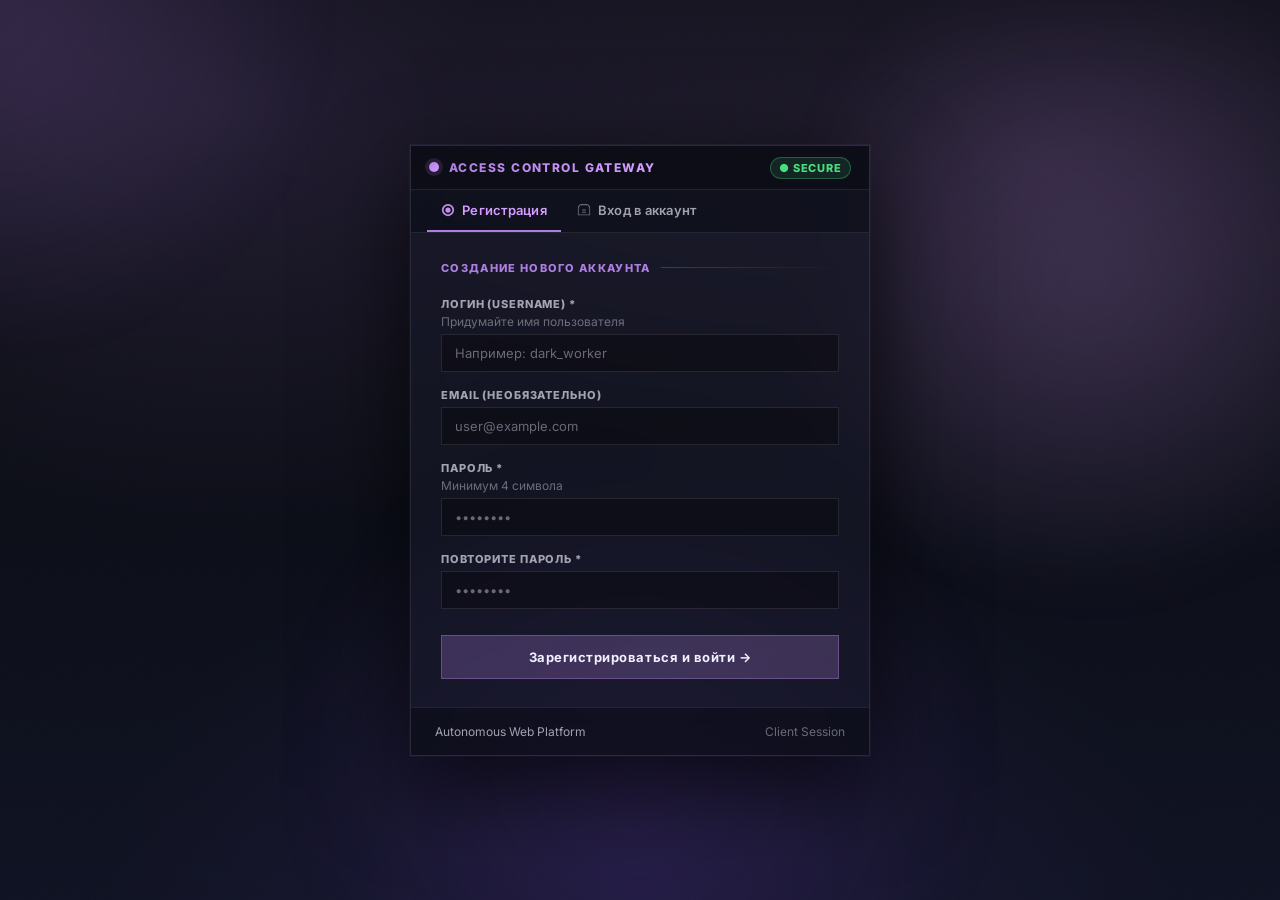
<file: templates/login.html>
<!DOCTYPE html>
<html lang="ru">
<head>
    <meta charset="UTF-8">
    <meta name="viewport" content="width=device-width, initial-scale=1.0">
    <title>Вход и Регистрация — Control Panel</title>
    <meta name="theme-color" content="#AE7FE2">
    <link rel="preconnect" href="https://fonts.googleapis.com">
    <link rel="preconnect" href="https://fonts.gstatic.com" crossorigin>
    <link href="https://fonts.googleapis.com/css2?family=Inter:wght@300;400;600;700;800;900&display=swap" rel="stylesheet">
    <link rel="stylesheet" href="/static/style.css">
    <style>
        .auth-container {
            width: min(460px, 94vw);
        }
    </style>
</head>
<body>

    <div class="blob b1"></div>
    <div class="blob b2"></div>
    <div class="blob b3"></div>

    <div class="app-wrapper">
        <div class="app auth-container">

            <!-- Titlebar -->
            <div class="titlebar">
                <div class="titlebar-left">
                    <div class="title-dot"></div>
                    <span class="titlebar-name">Access Control Gateway</span>
                </div>
                <div>
                    <span class="kb-badge online">● SECURE</span>
                </div>
            </div>

            <!-- Menustrip Tabs -->
            <div class="menustrip">
                <div id="tab-nav-register" class="menu-item active" onclick="switchAuthTab('register')">
                    <svg width="14" height="14" viewBox="0 0 16 16" fill="currentColor"><path d="M8 1a7 7 0 1 0 0 14A7 7 0 0 0 8 1zm0 2a5 5 0 1 1 0 10A5 5 0 0 1 8 3zm0 2a3 3 0 1 0 0 6 3 3 0 0 0 0-6z" opacity=".9"/></svg>
                    Регистрация
                </div>
                <div id="tab-nav-login" class="menu-item" onclick="switchAuthTab('login')">
                    <svg width="14" height="14" viewBox="0 0 16 16" fill="currentColor"><path d="M4 1h8l3 3v10H1V4L4 1zm0 1.5L2 5v8h12V5l-2-2.5H4zm2 5h4v1H6V7.5zm0 2.5h4v1H6V10z" opacity=".9"/></svg>
                    Вход в аккаунт
                </div>
            </div>

            <!-- Content Area -->
            <div class="content">

                <!-- TAB: REGISTRATION -->
                <div id="auth-register-block">
                    <div class="section-title">Создание нового аккаунта</div>

                    <form onsubmit="handleRegister(event)">
                        <div class="field">
                            <span class="field-label">Логин (Username) *</span>
                            <span class="field-helper">Придумайте имя пользователя</span>
                            <input type="text" id="reg-login" class="field-input" placeholder="Например: dark_worker" required>
                        </div>

                        <div class="field">
                            <span class="field-label">Email (необязательно)</span>
                            <input type="email" id="reg-email" class="field-input" placeholder="user@example.com">
                        </div>

                        <div class="field">
                            <span class="field-label">Пароль *</span>
                            <span class="field-helper">Минимум 4 символа</span>
                            <input type="password" id="reg-password" class="field-input" placeholder="••••••••" required>
                        </div>

                        <div class="field">
                            <span class="field-label">Повторите пароль *</span>
                            <input type="password" id="reg-password-confirm" class="field-input" placeholder="••••••••" required>
                        </div>

                        <button type="submit" id="btn-reg-submit" class="build-btn" style="width: 100%; margin-top: 10px; padding: 13px;">
                            Зарегистрироваться и войти →
                        </button>
                    </form>
                </div>

                <!-- TAB: LOGIN -->
                <div id="auth-login-block" style="display: none;">
                    <div class="section-title">Вход в панель управления</div>

                    <form onsubmit="handleLogin(event)">
                        <div class="field">
                            <span class="field-label">Логин *</span>
                            <input type="text" id="login-identifier" class="field-input" placeholder="Ваш логин" required>
                        </div>

                        <div class="field">
                            <span class="field-label">Пароль *</span>
                            <input type="password" id="login-password" class="field-input" placeholder="••••••••" required>
                        </div>

                        <button type="submit" id="btn-login-submit" class="build-btn" style="width: 100%; margin-top: 10px; padding: 13px;">
                            Войти в аккаунт →
                        </button>
                    </form>
                </div>

            </div>

            <!-- Footer -->
            <div class="footer">
                <div>Autonomous Web Platform</div>
                <div style="color: var(--dim);">Client Session</div>
            </div>

        </div>
    </div>

    <div class="toast" id="toast">Уведомление</div>

    <script src="/static/app.js"></script>
    <script>
        function switchAuthTab(tab) {
            const regBlock = document.getElementById('auth-register-block');
            const loginBlock = document.getElementById('auth-login-block');
            const regNav = document.getElementById('tab-nav-register');
            const loginNav = document.getElementById('tab-nav-login');

            if (tab === 'register') {
                regBlock.style.display = 'block';
                loginBlock.style.display = 'none';
                regNav.classList.add('active');
                loginNav.classList.remove('active');
            } else {
                regBlock.style.display = 'none';
                loginBlock.style.display = 'block';
                regNav.classList.remove('active');
                loginNav.classList.add('active');
            }
        }

        async function handleRegister(e) {
            e.preventDefault();
            const login = document.getElementById('reg-login').value.trim();
            const email = document.getElementById('reg-email').value.trim();
            const password = document.getElementById('reg-password').value;
            const confirm = document.getElementById('reg-password-confirm').value;

            if (!login) {
                showToast('Укажите желаемый логин!', 'warning');
                return;
            }
            if (password !== confirm) {
                showToast('Введенные пароли не совпадают!', 'error');
                return;
            }
            if (password.length < 4) {
                showToast('Пароль должен быть не менее 4 символов!', 'warning');
                return;
            }

            const btn = document.getElementById('btn-reg-submit');
            btn.innerHTML = '⏳ Регистрация...';
            btn.disabled = true;

            try {
                const res = await fetch('/api/auth/register', {
                    method: 'POST',
                    headers: { 'Content-Type': 'application/json' },
                    body: JSON.stringify({ login: login, email: email, password: password })
                });
                const data = await res.json();
                if (data.ok) {
                    showToast('Регистрация успешна! Вход...', 'success');
                    setTimeout(() => { window.location.href = data.redirect || '/dashboard'; }, 700);
                } else {
                    showToast(data.detail || 'Ошибка регистрации', 'error');
                }
            } catch (err) {
                showToast('Ошибка сети: ' + err.message, 'error');
            } finally {
                btn.innerHTML = 'Зарегистрироваться и войти →';
                btn.disabled = false;
            }
        }

        async function handleLogin(e) {
            e.preventDefault();
            const login = document.getElementById('login-identifier').value.trim();
            const password = document.getElementById('login-password').value;

            if (!login || !password) {
                showToast('Заполните логин и пароль!', 'warning');
                return;
            }

            const btn = document.getElementById('btn-login-submit');
            btn.innerHTML = '⏳ Вход...';
            btn.disabled = true;

            try {
                const res = await fetch('/api/auth/login', {
                    method: 'POST',
                    headers: { 'Content-Type': 'application/json' },
                    body: JSON.stringify({ login: login, password: password })
                });
                const data = await res.json();
                if (data.ok) {
                    showToast('Вход выполнен! Загрузка...', 'success');
                    setTimeout(() => { window.location.href = data.redirect || '/dashboard'; }, 700);
                } else {
                    showToast(data.detail || 'Неверный логин или пароль', 'error');
                }
            } catch (err) {
                showToast('Ошибка сети: ' + err.message, 'error');
            } finally {
                btn.innerHTML = 'Войти в аккаунт →';
                btn.disabled = false;
            }
        }
    </script>
</body>
</html>
</file>
<file: static/style.css>
:root {
    --p1: #AE7FE2;
    --p2: #D59DFF;
    --bg0: #080A10;
    --bg1: #0B0D14;
    --bg2: #101323;
    --panel: rgba(18, 20, 36, .62);
    --panel-hover: rgba(26, 29, 52, .75);
    --text: #F2F0FF;
    --muted: rgba(242, 240, 255, .65);
    --dim: rgba(242, 240, 255, .40);
    --border: rgba(255, 255, 255, .09);
    --border-accent: rgba(213, 157, 255, .28);
    --shadow: 0 30px 85px rgba(0,0,0,.65);
    --green: #4ADE80;
    --red: #F87171;
    --gold: #FBBF24;
}

* { box-sizing: border-box; margin: 0; padding: 0; }

html, body {
    height: 100%;
    font-family: Inter, "Segoe UI", system-ui, -apple-system, sans-serif;
    color: var(--text);
    background:
        radial-gradient(1100px 700px at 18% 12%, rgba(174,127,226,.16) 0%, transparent 60%),
        radial-gradient(1000px 680px at 82% 18%, rgba(213,157,255,.14) 0%, transparent 62%),
        radial-gradient(900px 650px at 50% 100%, rgba(125,75,214,.12) 0%, transparent 60%),
        linear-gradient(180deg, var(--bg0) 0%, var(--bg1) 40%, var(--bg2) 100%);
    min-height: 100vh;
    overflow-x: hidden;
}

body::before {
    content: "";
    position: fixed;
    inset: 0;
    pointer-events: none;
    background-image: url("data:image/svg+xml,%3Csvg xmlns='http://www.w3.org/2000/svg' width='300' height='300'%3E%3Cfilter id='n'%3E%3CfeTurbulence type='fractalNoise' baseFrequency='.6' numOctaves='2' stitchTiles='stitch'/%3E%3C/filter%3E%3Crect width='300' height='300' filter='url(%23n)' opacity='.18'/%3E%3C/svg%3E");
    mix-blend-mode: overlay;
    opacity: .12;
    z-index: 0;
}

.blob {
    position: fixed;
    width: 520px;
    aspect-ratio: 1/1;
    filter: blur(40px);
    opacity: .22;
    z-index: 0;
    pointer-events: none;
    animation: drift 16s ease-in-out infinite;
}

.b1 { left: -160px; top: -160px; background: radial-gradient(circle at 30% 35%, rgba(174,127,226,.9), transparent 64%); }
.b2 { right: -180px; top: 30px; width: 620px; opacity: .18; background: radial-gradient(circle at 40% 40%, rgba(213,157,255,.9), transparent 62%); animation-duration: 18s; }
.b3 { left: 50%; bottom: -260px; width: 720px; opacity: .16; transform: translateX(-50%); background: radial-gradient(circle at 50% 45%, rgba(125,75,214,.85), transparent 66%); animation-duration: 20s; }

@keyframes drift {
    0%, 100% { transform: translate3d(0,0,0) scale(1); }
    50%       { transform: translate3d(22px,-18px,0) scale(1.03); }
}

a {
    color: var(--p2);
    text-decoration: none;
    transition: color .18s;
}

a:hover { color: #fff; }

.app-wrapper {
    position: relative;
    z-index: 1;
    display: flex;
    justify-content: center;
    align-items: center;
    min-height: 100vh;
    padding: 30px 16px;
}

.app {
    position: relative;
    z-index: 1;
    width: min(980px, 96vw);
    background: var(--panel);
    border: 1px solid var(--border);
    backdrop-filter: blur(18px);
    -webkit-backdrop-filter: blur(18px);
    box-shadow: var(--shadow), 0 0 0 1px rgba(174,127,226,.08);
    overflow: hidden;
}

.titlebar {
    display: flex;
    align-items: center;
    justify-content: space-between;
    padding: 10px 18px;
    background: rgba(8, 10, 16, .65);
    border-bottom: 1px solid var(--border);
}

.titlebar-left {
    display: flex;
    align-items: center;
    gap: 10px;
}

.title-dot {
    width: 10px;
    height: 10px;
    border-radius: 999px;
    background: linear-gradient(135deg, var(--p1), var(--p2));
    box-shadow: 0 0 0 4px rgba(174,127,226,.14);
    flex-shrink: 0;
}

.titlebar-name {
    font-size: 12px;
    font-weight: 800;
    letter-spacing: .12em;
    text-transform: uppercase;
    background: linear-gradient(90deg, var(--p1), var(--p2));
    -webkit-background-clip: text;
    background-clip: text;
    color: transparent;
}

.menustrip {
    display: flex;
    align-items: center;
    padding: 0 16px;
    gap: 2px;
    background: rgba(11, 13, 20, .45);
    border-bottom: 1px solid var(--border);
    overflow-x: auto;
}

.menu-item {
    display: flex;
    align-items: center;
    gap: 7px;
    padding: 12px 14px;
    font-size: 13px;
    font-weight: 600;
    color: var(--muted);
    cursor: pointer;
    border-bottom: 2px solid transparent;
    transition: color .18s, border-color .18s;
    letter-spacing: .02em;
    white-space: nowrap;
}

.menu-item:hover { color: var(--text); }

.menu-item.active {
    color: var(--p2);
    border-bottom-color: var(--p1);
}

.menu-item svg { opacity: .7; flex-shrink: 0; }
.menu-item.active svg { opacity: 1; }

.content {
    padding: 28px 30px;
    background: rgba(255,255,255,.012);
}

.section-title {
    font-size: 11px;
    font-weight: 800;
    letter-spacing: .12em;
    text-transform: uppercase;
    color: var(--p1);
    margin-bottom: 22px;
    display: flex;
    align-items: center;
    gap: 10px;
}

.section-title::after {
    content: "";
    flex: 1;
    height: 1px;
    background: linear-gradient(90deg, rgba(174,127,226,.3), transparent);
}

.field { display: flex; flex-direction: column; gap: 5px; margin-bottom: 16px; }

.field-label {
    font-size: 11px;
    font-weight: 800;
    letter-spacing: .08em;
    text-transform: uppercase;
    color: var(--muted);
}

.field-helper {
    font-size: 12px;
    color: var(--dim);
    margin-top: -2px;
}

.field-input {
    width: 100%;
    padding: 10px 13px;
    background: rgba(0,0,0,.32);
    border: 1px solid rgba(255,255,255,.10);
    color: var(--text);
    font-family: inherit;
    font-size: 13px;
    font-weight: 600;
    outline: none;
    transition: border-color .18s, box-shadow .18s;
}

.field-input:focus {
    border-color: rgba(174,127,226,.55);
    box-shadow: 0 0 0 1px rgba(174,127,226,.25);
}

.field-input::placeholder {
    color: var(--dim);
    font-weight: 400;
}

.build-btn {
    padding: 12px 20px;
    border: 1px solid rgba(213,157,255,.28);
    background: linear-gradient(135deg, rgba(174,127,226,.26), rgba(213,157,255,.20));
    color: var(--text);
    font-family: inherit;
    font-size: 13px;
    font-weight: 700;
    letter-spacing: .04em;
    cursor: pointer;
    display: inline-flex;
    align-items: center;
    justify-content: center;
    gap: 8px;
    transition: background .18s, border-color .2s, transform .15s;
    outline: none;
}

.build-btn:hover {
    background: linear-gradient(135deg, rgba(174,127,226,.38), rgba(213,157,255,.30));
    border-color: rgba(213,157,255,.5);
    transform: translateY(-1px);
}

.build-btn.secondary {
    background: rgba(174,127,226,.10);
    border-color: rgba(174,127,226,.20);
}

.build-btn.secondary:hover {
    background: rgba(174,127,226,.18);
    border-color: rgba(174,127,226,.35);
}

.build-btn.danger {
    background: rgba(248,113,113,.12);
    border-color: rgba(248,113,113,.28);
    color: #fca5a5;
}

.build-btn.danger:hover {
    background: rgba(248,113,113,.22);
    border-color: rgba(248,113,113,.45);
}

.build-btn.success {
    background: rgba(74,222,128,.14);
    border-color: rgba(74,222,128,.32);
    color: #86efac;
}

.build-btn.success:hover {
    background: rgba(74,222,128,.24);
    border-color: rgba(74,222,128,.5);
}

.kb-badge {
    font-size: 11px;
    font-weight: 800;
    letter-spacing: .08em;
    padding: 3px 8px;
    border-radius: 999px;
    background: rgba(174,127,226,.14);
    color: var(--p2);
    border: 1px solid rgba(174,127,226,.32);
    display: inline-flex;
    align-items: center;
    gap: 5px;
}

.kb-badge.online {
    background: rgba(74,222,128,.12);
    color: #4ade80;
    border-color: rgba(74,222,128,.3);
}

.kb-badge.offline {
    background: rgba(248,113,113,.12);
    color: #f87171;
    border-color: rgba(248,113,113,.3);
}

.kb-badge.gold {
    background: rgba(251,191,36,.14);
    color: #fbbf24;
    border-color: rgba(251,191,36,.36);
}

/* Modals */
.modal {
    position: fixed;
    inset: 0;
    background: rgba(0,0,0,.76);
    display: none;
    align-items: center;
    justify-content: center;
    z-index: 999;
    backdrop-filter: blur(6px);
}

.modal.active { display: flex; }

.modal-box {
    width: min(480px, 92vw);
    background: var(--panel);
    border: 1px solid var(--border-accent);
    backdrop-filter: blur(20px);
    box-shadow: var(--shadow);
    padding: 28px;
    position: relative;
    overflow: hidden;
}

.modal-box::before {
    content: "";
    position: absolute;
    top: 0; left: 0; right: 0;
    height: 1px;
    background: linear-gradient(90deg, transparent, rgba(213,157,255,.5), transparent);
}

.modal-box h3 {
    font-size: 15px;
    font-weight: 800;
    letter-spacing: .04em;
    margin-bottom: 14px;
    background: linear-gradient(90deg, var(--p1), var(--p2));
    -webkit-background-clip: text;
    background-clip: text;
    color: transparent;
}

.modal-box p, .modal-box ul {
    font-size: 13.5px;
    color: var(--muted);
    line-height: 1.6;
}

/* Toast */
.toast {
    position: fixed;
    bottom: 28px;
    left: 50%;
    transform: translateX(-50%) translateY(10px);
    background: var(--panel);
    border: 1px solid var(--border-accent);
    color: var(--text);
    backdrop-filter: blur(14px);
    padding: 10px 18px;
    font-size: 13px;
    font-weight: 600;
    display: none;
    opacity: 0;
    transition: opacity .2s, transform .2s;
    box-shadow: 0 16px 40px rgba(0,0,0,.5);
    z-index: 10000;
}

.toast.show {
    opacity: 1;
    transform: translateX(-50%) translateY(0);
}

/* Tables */
table {
    width: 100%;
    border-collapse: collapse;
    font-size: 13px;
}

th, td {
    padding: 11px 14px;
    text-align: left;
    border-bottom: 1px solid var(--border);
}

th {
    color: var(--muted);
    font-size: 11px;
    font-weight: 800;
    letter-spacing: .08em;
    text-transform: uppercase;
}

td {
    color: var(--text);
}

.footer {
    padding: 16px 24px;
    background: rgba(0,0,0,.28);
    border-top: 1px solid var(--border);
    display: flex;
    justify-content: space-between;
    align-items: center;
    font-size: 12px;
    color: var(--muted);
}
</file>
